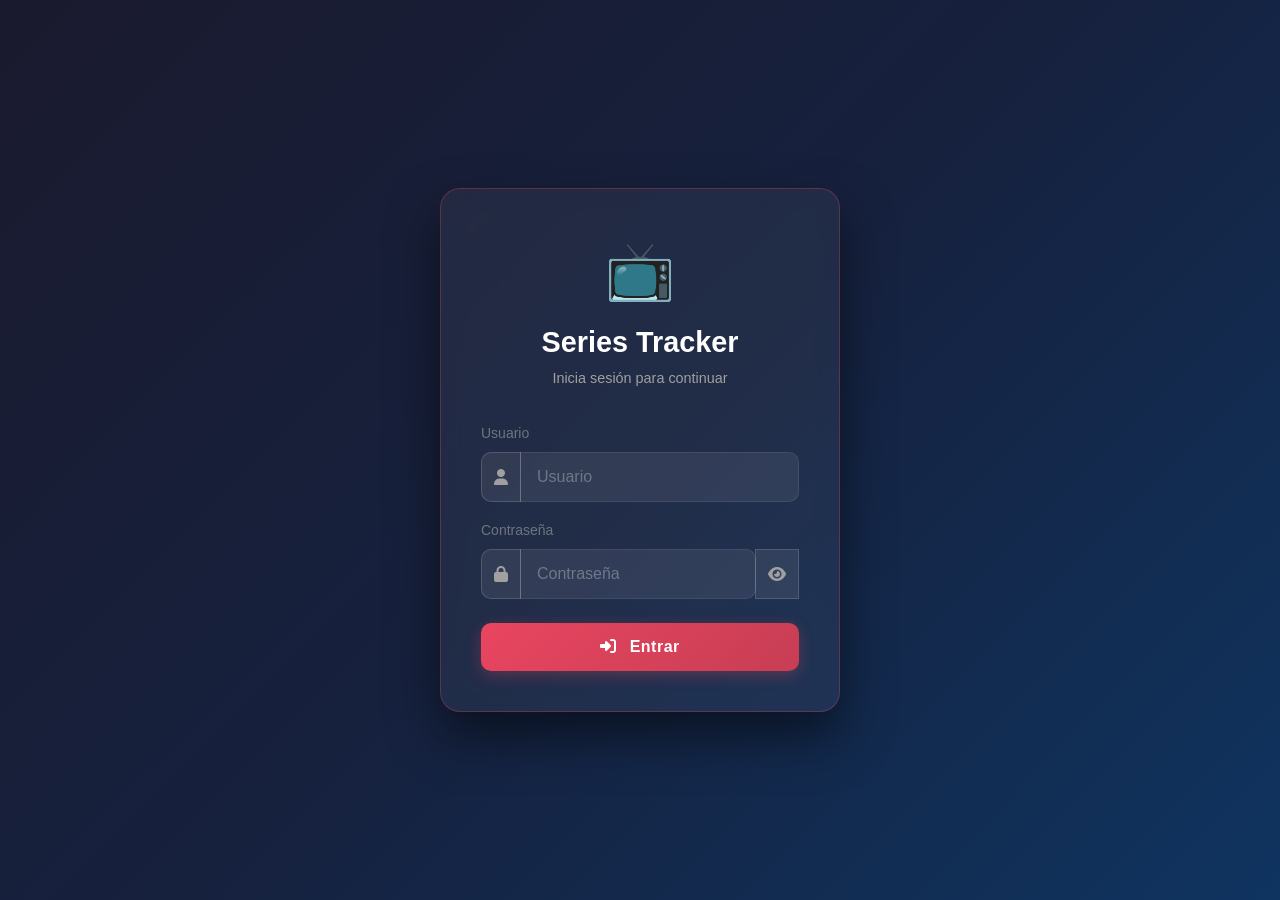
<file: index.html>
<!DOCTYPE html>
<html lang="es">
<head>
    <meta charset="UTF-8">
    <meta name="viewport" content="width=device-width, initial-scale=1.0">
    <title>Series Tracker – Iniciar Sesión</title>
    <link href="https://cdn.jsdelivr.net/npm/bootstrap@5.3.0/dist/css/bootstrap.min.css" rel="stylesheet">
    <link rel="stylesheet" href="https://cdnjs.cloudflare.com/ajax/libs/font-awesome/6.4.0/css/all.min.css">
    <link rel="icon" type="image/png" href="/missseries/favicon.png">
    <link rel="stylesheet" href="css/styles.css">
    <link rel="manifest" href="/missseries/manifest.json">
    <meta name="theme-color" content="#e94560">
    <meta name="mobile-web-app-capable" content="yes">
    <meta name="apple-mobile-web-app-capable" content="yes">
    <meta name="apple-mobile-web-app-status-bar-style" content="black-translucent">
    <meta name="apple-mobile-web-app-title" content="Series">
    <link rel="apple-touch-icon" href="/misseries/favicon.png">
    <style>
        body {
            min-height: 100vh;
            display: flex;
            align-items: center;
            justify-content: center;
            background: linear-gradient(135deg, #1a1a2e 0%, #16213e 50%, #0f3460 100%);
        }

        .login-card {
            background: rgba(255, 255, 255, 0.05);
            border: 1px solid rgba(233, 69, 96, 0.3);
            border-radius: 20px;
            padding: 2.5rem;
            width: 100%;
            max-width: 400px;
            backdrop-filter: blur(10px);
            box-shadow: 0 25px 50px rgba(0, 0, 0, 0.5);
        }

        .login-logo {
            font-size: 3.5rem;
            margin-bottom: 0.5rem;
        }

        .login-title {
            font-size: 1.8rem;
            font-weight: 700;
            color: var(--text-primary);
            margin-bottom: 0.25rem;
        }

        .login-subtitle {
            color: var(--text-secondary);
            font-size: 0.9rem;
            margin-bottom: 2rem;
        }

        .form-control {
            background-color: rgba(255, 255, 255, 0.08) !important;
            border: 1px solid rgba(255, 255, 255, 0.15) !important;
            color: var(--text-primary) !important;
            border-radius: 10px;
            padding: 0.75rem 1rem;
            transition: border-color 0.3s, box-shadow 0.3s;
        }

        .form-control:focus {
            border-color: var(--accent) !important;
            box-shadow: 0 0 0 0.2rem rgba(233, 69, 96, 0.25) !important;
        }

        .form-control::placeholder {
            color: rgba(255, 255, 255, 0.3);
        }

        .input-group-text {
            background-color: rgba(255, 255, 255, 0.08);
            border: 1px solid rgba(255, 255, 255, 0.15);
            color: var(--text-secondary);
            border-radius: 10px 0 0 10px;
        }

        .input-group .form-control {
            border-radius: 0 10px 10px 0 !important;
        }

        .btn-login {
            background: linear-gradient(135deg, var(--accent), #c73e54);
            border: none;
            border-radius: 10px;
            padding: 0.75rem;
            font-size: 1rem;
            font-weight: 600;
            letter-spacing: 0.5px;
            transition: all 0.3s ease;
            box-shadow: 0 4px 15px rgba(233, 69, 96, 0.3);
        }

        .btn-login:hover {
            transform: translateY(-2px);
            box-shadow: 0 8px 25px rgba(233, 69, 96, 0.4);
        }

        .btn-login:active {
            transform: translateY(0);
        }

        .error-msg {
            background: rgba(233, 69, 96, 0.15);
            border: 1px solid rgba(233, 69, 96, 0.4);
            border-radius: 8px;
            padding: 0.6rem 1rem;
            font-size: 0.9rem;
            color: #ff8a9a;
            display: none;
        }

        .toggle-password {
            cursor: pointer;
            color: var(--text-secondary);
            transition: color 0.2s;
        }

        .toggle-password:hover {
            color: var(--text-primary);
        }
    </style>
</head>
<body>
    <div class="login-card text-center">
        <div class="login-logo">📺</div>
        <div class="login-title">Series Tracker</div>
        <div class="login-subtitle">Inicia sesión para continuar</div>

        <div class="error-msg mb-3" id="errorMsg">
            <i class="fas fa-exclamation-circle me-2"></i>
            <span id="errorText">Credenciales incorrectas</span>
        </div>

        <div class="mb-3 text-start">
            <label class="form-label text-secondary small">Usuario</label>
            <div class="input-group">
                <span class="input-group-text"><i class="fas fa-user"></i></span>
                <input type="text" class="form-control" id="usuario" placeholder="Usuario" autocomplete="username">
            </div>
        </div>

        <div class="mb-4 text-start">
            <label class="form-label text-secondary small">Contraseña</label>
            <div class="input-group">
                <span class="input-group-text"><i class="fas fa-lock"></i></span>
                <input type="password" class="form-control" id="password" placeholder="Contraseña" autocomplete="current-password">
                <span class="input-group-text toggle-password" onclick="togglePassword()">
                    <i class="fas fa-eye" id="eyeIcon"></i>
                </span>
            </div>
        </div>

        <button class="btn btn-login btn-primary w-100 text-white" onclick="iniciarSesion()" id="btnLogin">
            <i class="fas fa-sign-in-alt me-2"></i> Entrar
        </button>
    </div>

    <script>
        // Credenciales
        const CREDENCIALES = { usuario: 'rcseries', password: 'rcseries' };

        // Si ya está logueado, redirigir
        if (localStorage.getItem('st_auth') === 'true') {
            window.location.href = 'pendiente_estreno.html';
        }

        function iniciarSesion() {
            const usuario = document.getElementById('usuario').value.trim();
            const password = document.getElementById('password').value;
            const errorMsg = document.getElementById('errorMsg');
            const btn = document.getElementById('btnLogin');

            if (!usuario || !password) {
                mostrarError('Por favor completa todos los campos');
                return;
            }

            btn.disabled = true;
            btn.innerHTML = '<span class="spinner-border spinner-border-sm me-2"></span> Verificando...';

            setTimeout(() => {
                if (usuario === CREDENCIALES.usuario && password === CREDENCIALES.password) {
                    localStorage.setItem('st_auth', 'true');
                    localStorage.setItem('st_user', usuario);
                    window.location.href = 'pendiente_estreno.html';
                } else {
                    mostrarError('Usuario o contraseña incorrectos');
                    btn.disabled = false;
                    btn.innerHTML = '<i class="fas fa-sign-in-alt me-2"></i> Entrar';
                }
            }, 600);
        }

        function mostrarError(msg) {
            const errorMsg = document.getElementById('errorMsg');
            document.getElementById('errorText').textContent = msg;
            errorMsg.style.display = 'block';
            setTimeout(() => { errorMsg.style.display = 'none'; }, 3000);
        }

        function togglePassword() {
            const input = document.getElementById('password');
            const icon = document.getElementById('eyeIcon');
            if (input.type === 'password') {
                input.type = 'text';
                icon.className = 'fas fa-eye-slash';
            } else {
                input.type = 'password';
                icon.className = 'fas fa-eye';
            }
        }

        // Enter para login
        document.addEventListener('keydown', (e) => {
            if (e.key === 'Enter') iniciarSesion();
        });
    </script>
    <script>
        if ('serviceWorker' in navigator) {
            navigator.serviceWorker.register('/missseries/sw.js')
                .then(() => console.log('✅ SW registrado'))
                .catch((err) => console.log('❌ Error SW:', err));
        }
    </script>
</body>
</html>
</file>
<file: css/styles.css>
/* Variables y tema oscuro */
:root {
    --bg-primary: #1a1a2e;
    --bg-secondary: #16213e;
    --bg-card: #0f3460;
    --accent: #e94560;
    --text-primary: #ffffff;
    --text-secondary: #a0a0a0;
    --card-gap: 0.5cm;
}

body {
    background-color: var(--bg-primary);
    color: var(--text-primary);
    font-family: 'Segoe UI', Tahoma, Geneva, Verdana, sans-serif;
}

/* Navegación de categorías */
.categorias-nav {
    background-color: var(--bg-secondary);
    padding: 10px;
    border-radius: 10px;
    flex-wrap: wrap;
    gap: 5px;
}

.categorias-nav .nav-link {
    color: var(--text-secondary) !important;
    border-radius: 20px;
    padding: 8px 20px;
    transition: all 0.3s ease;
    background: none;
    border: none;
}

.categorias-nav .nav-link:hover {
    color: var(--text-primary) !important;
    background-color: rgba(255, 255, 255, 0.1);
}

.categorias-nav .nav-link.active {
    background-color: var(--accent) !important;
    color: white !important;
}

/* ============ CONTENEDOR GRID - ORDEN HORIZONTAL ============ */
#series-container {
    display: grid;
    grid-template-columns: repeat(4, 1fr);
    grid-auto-flow: row;
    gap: var(--card-gap);
    padding: 0;
    margin: 0;
    align-items: start;
}

/* Tarjetas */
.serie-card {
    border-radius: 15px;
    overflow: hidden;
    transition: transform 0.3s ease, box-shadow 0.3s ease;
    cursor: pointer;
    width: 100%;
}

.serie-card:hover {
    transform: translateY(-5px);
    box-shadow: 0 15px 30px rgba(0, 0, 0, 0.4);
}

/* Imagen - MANTIENE su aspect-ratio original */
.serie-card .imagen-container {
    width: 100%;
    line-height: 0;
}

.serie-card .imagen-container img {
    width: 100%;
    height: auto;
    display: block;
}

/* Info overlay */
.serie-card .info-overlay {
    padding: 1rem;
}

.serie-card .card-title {
    font-size: 1.1rem;
    margin-bottom: 0.5rem;
    font-weight: bold;
}

/* Próximo capítulo */
.proximo-capitulo {
    background: rgba(255, 255, 255, 0.1);
    border-radius: 10px;
    padding: 8px 12px;
    transition: all 0.3s ease;
    border: 1px solid rgba(255, 255, 255, 0.1);
    margin-top: 8px;
}

.proximo-capitulo:hover {
    background: rgba(255, 255, 255, 0.2);
    transform: scale(1.02);
}

/* Estrellas */
.rating {
    display: flex;
    flex-direction: row-reverse;
    justify-content: flex-end;
}

.rating input {
    display: none;
}

.rating label {
    cursor: pointer;
    font-size: 2rem;
    color: #444;
    transition: color 0.2s;
}

.rating input:checked ~ label,
.rating label:hover,
.rating label:hover ~ label {
    color: #ffd700;
}

/* Checklist */
.capitulo-item {
    padding: 10px 15px;
    margin: 5px 0;
    background-color: rgba(255, 255, 255, 0.05);
    border-radius: 8px;
    display: flex;
    align-items: center;
    transition: background-color 0.3s;
}

.capitulo-item:hover {
    background-color: rgba(255, 255, 255, 0.1);
}

.capitulo-item input[type="checkbox"] {
    margin-right: 15px;
    transform: scale(1.3);
    cursor: pointer;
}

.capitulo-item.completado {
    opacity: 0.7;
    background-color: rgba(39, 174, 96, 0.1);
}

.capitulo-item.completado .capitulo-texto {
    text-decoration: line-through;
}

/* Días de emisión */
.dias-emision {
    display: flex;
    flex-wrap: wrap;
    gap: 8px;
}

.dia-badge {
    padding: 5px 12px;
    background-color: rgba(255, 255, 255, 0.1);
    border-radius: 15px;
    cursor: pointer;
    transition: all 0.3s;
    user-select: none;
}

.dia-badge.seleccionado {
    background-color: var(--accent);
}

/* Animaciones */
@keyframes fadeIn {
    from {
        opacity: 0;
        transform: translateY(20px);
    }
    to {
        opacity: 1;
        transform: translateY(0);
    }
}

.serie-card {
    animation: fadeIn 0.5s ease;
}

/* Modal */
.modal-backdrop {
    z-index: 1040 !important;
}

.modal {
    z-index: 1050 !important;
}

.modal-content {
    border: 1px solid var(--accent);
}

.form-control:focus,
.form-select:focus {
    border-color: var(--accent);
    box-shadow: 0 0 0 0.25rem rgba(233, 69, 96, 0.25);
}

/* Scrollbar */
::-webkit-scrollbar {
    width: 10px;
}

::-webkit-scrollbar-track {
    background: var(--bg-secondary);
}

::-webkit-scrollbar-thumb {
    background: var(--accent);
    border-radius: 5px;
}

::-webkit-scrollbar-thumb:hover {
    background: #c73e54;
}

/* ============ RESPONSIVE ============ */
@media (max-width: 1200px) {
    #series-container {
        grid-template-columns: repeat(3, 1fr);
    }
}

@media (max-width: 768px) {
    #series-container {
        grid-template-columns: repeat(2, 1fr);
    }
    
    .categorias-nav {
        flex-direction: column;
    }
    
    .serie-card .info-overlay {
        padding: 0.75rem;
    }
    
    .serie-card .card-title {
        font-size: 0.95rem;
    }
}

@media (max-width: 576px) {
    #series-container {
        grid-template-columns: repeat(1, 1fr);
    }
}
</file>
